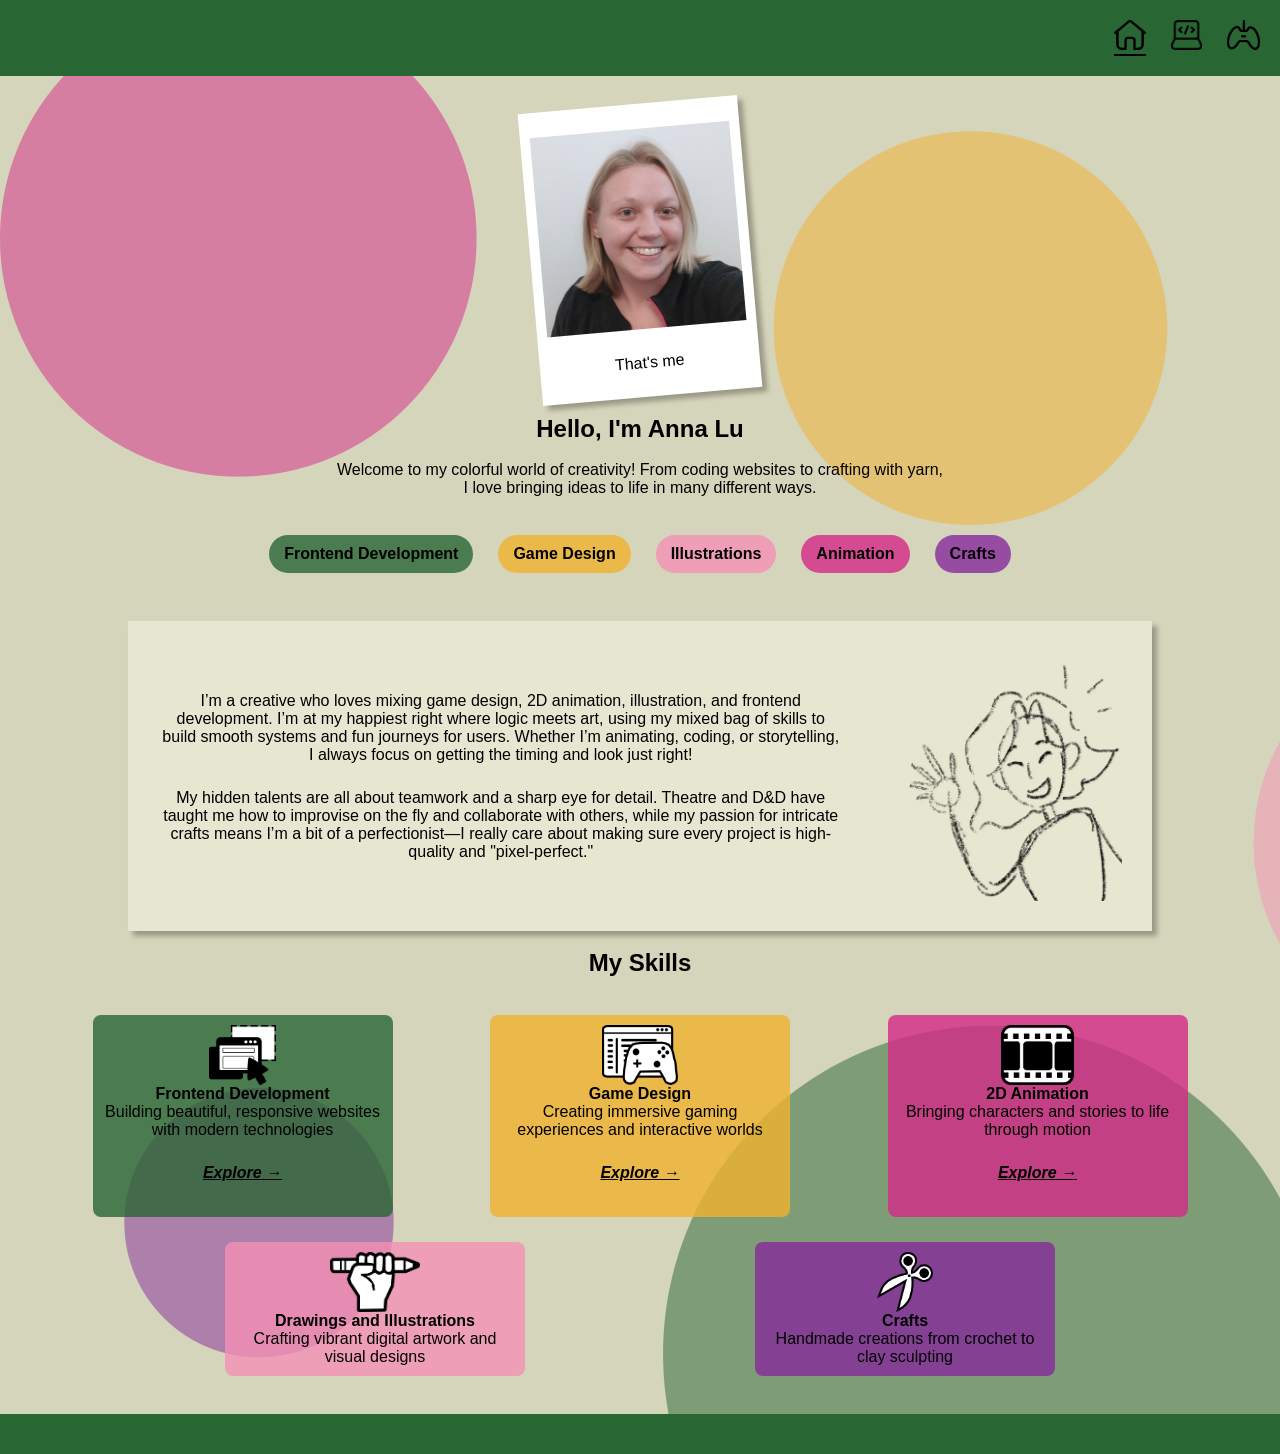
<file: index.html>
<!DOCTYPE html>
<html lang="en">
<head>
    <meta charset="UTF-8">
    <meta name="viewport" content="width=device-width, initial-scale=1.0">
    <title>Portfolio - Home</title>
    <link rel="stylesheet" href="style.css">
</head>
<body>
    <header>
        <ul id="icons">
            <li class="current"><a href="./index.html"><img src="./images/icons/home.png" alt="home" title="home" height="30px" ></a></li>
            <li ><a href="./frontend.html"><img src="./images/icons/computer.png" alt="frontend" title="frontend" height="30px" ></a></li>
            <li><a href="https://ashytrashbean.itch.io"><img src="./images/icons/game.png" alt="games" title="game design" height="30px"></a></li>
            <!-- <li><a href="./art.html"><img src="./images/icons/draw.png" alt="art" title="art" height="30px"></a></li>
            <li><a href="./animation.html"><img src="./images/icons/anim.png" alt="animation" title="animation" height="30px"></a></li>
            <li><a href="./crafts.html"><img src="./images/icons/craft.png" alt="crafts" title="crafts" height="30px"></a></li>
            <li><a href="./contact.html"><img src="./images/icons/contact.png" alt="contact" title="contact" height="30px"></a></li> -->
        </ul>
    </header>
    <main>
        <br>
        <section  id="profile">
            <img src="./images/IMG_20251028_203916.jpg" alt="" height="200px">
            <p>That's me</p>
        </section>
        <br>
        <h2>Hello, I'm Anna Lu</h2>
        <br>
        <p>Welcome to my colorful world of creativity! From coding websites to crafting with yarn,<br> I love bringing ideas to life in many different ways.</p>
        <br>
        <section>
            <span class="frontend">Frontend Development</span>
            <span class="games">Game Design</span> 
            <span class="art">Illustrations</span>
            <span class="anim">Animation</span>
            <span class="craft">Crafts</span>
        </section>
        <br>
    </main>
    <section id="about">
            <section>
                <p>I’m a creative  who loves mixing game design, 2D animation, illustration, and frontend development. I’m at my happiest right where logic meets art, using my mixed bag of skills to build smooth systems and fun journeys for users. Whether I’m animating, coding, or storytelling, I always focus on getting the timing and look just right!</p>

                <p>My hidden talents are all about teamwork and a sharp eye for detail. Theatre and D&D have taught me how to improvise on the fly and collaborate with others, while my passion for intricate crafts means I’m a bit of a perfectionist—I really care about making sure every project is high-quality and "pixel-perfect."</p>
            </section>
            
            <section><img src="./images/portfolio_hello.png" alt="" height="250px"></section>
            
    </section>
    <br>
    <h2>My Skills</h2>
    <br>
    <section id="skills">
            <article class="frontend">
            <img src="./images/web.png" alt="" height="60px">
            <h4>Frontend Development</h4>
            <p>Building beautiful, responsive websites with modern technologies</p>
            <a href="./frontend.html" class="links" >Explore &#8594;</a>
        </article>

        <article class="games">
            <img src="./images/game.png" alt="" height="60px">
            <h4>Game Design</h4>
            <p>Creating immersive gaming experiences and interactive worlds</p>
            <a class="links" href="https://ashytrashbean.itch.io">Explore &#8594;</a>
        </article>

        <article class="anim">
            <img src="./images/anim.png" alt="" height="60px">
            <h4>2D Animation</h4>
            <p>Bringing characters and stories to life through motion</p>
            <a class="links" href="./animation.html">Explore &#8594;</a>
        </article>
        
        <article class="art">
            <img src="./images/art.png" alt="" height="60px">
            <h4>Drawings and Illustrations</h4>
            <p>Crafting vibrant digital artwork and visual designs</p>
            <!-- <a class="links" >Explore &#8594;</a> -->
        </article>

        <article class="craft">
            <img src="./images/craft.png" alt="" height="60px">
            <h4>Crafts</h4>
            <p>Handmade creations from crochet to clay sculpting</p>
            <!-- <a class="links"> Explore &#8594;</a> -->
        </article>
    </section>
        <br>

    <footer>

    </footer>
</body>
</html>
</file>
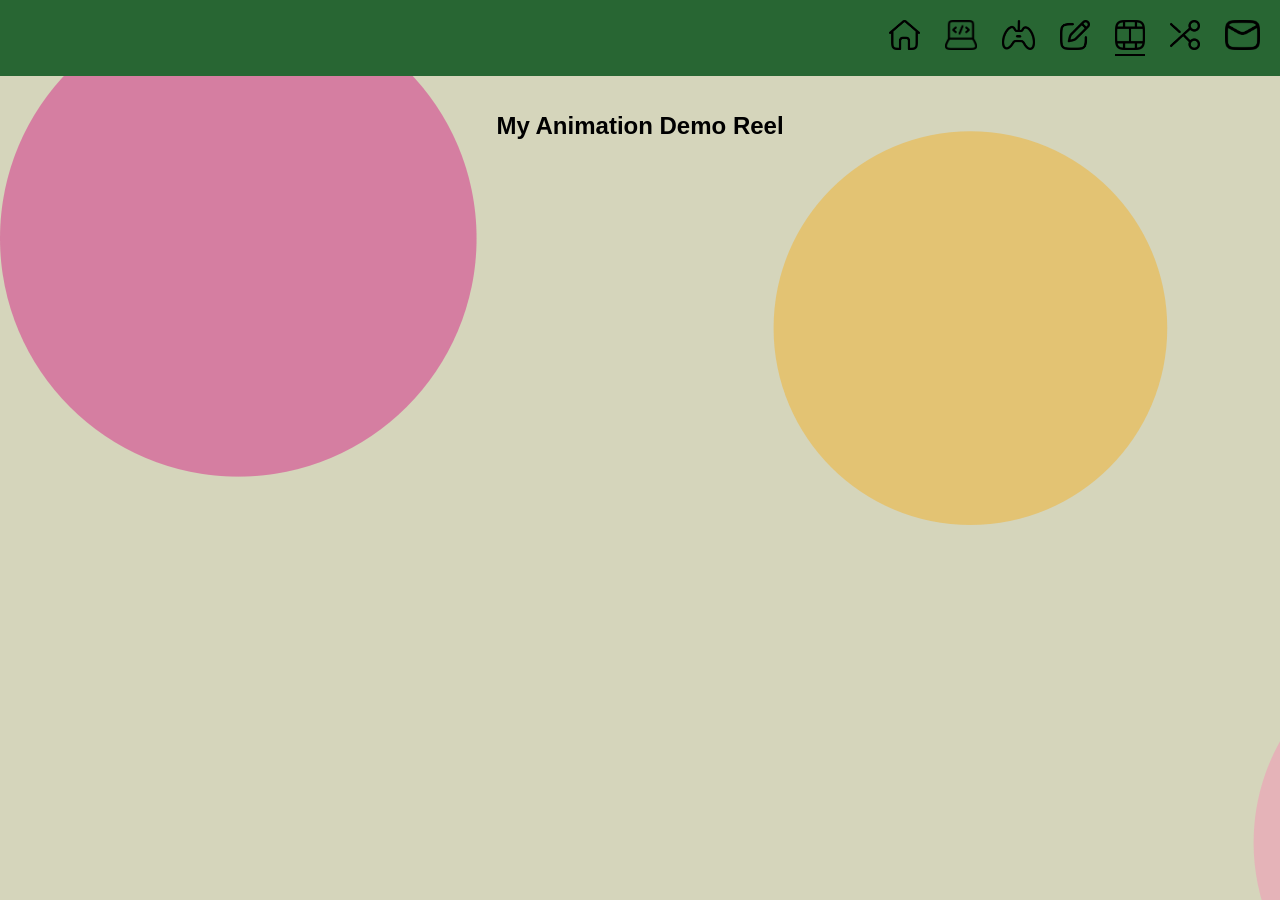
<file: animation.html>
<!DOCTYPE html>
<html lang="en">
<head>
    <meta charset="UTF-8">
    <meta name="viewport" content="width=device-width, initial-scale=1.0">
    <title>Animation</title>
    <link rel="stylesheet" href="style.css">
</head>
<body>
    <header>
        <ul id="icons">
            <li><a href="./index.html"><img src="./images/icons/home.png" alt="home" title="home" height="30px" ></a></li>
            <li ><a href="./frontend.html"><img src="./images/icons/computer.png" alt="frontend" title="frontend" height="30px" ></a></li>
            <li><a href="https://ashytrashbean.itch.io"><img src="./images/icons/game.png" alt="games" title="game design" height="30px"></a></li>
            <li><a href="./art.html"><img src="./images/icons/draw.png" alt="art" title="art" height="30px"></a></li>
            <li class="current"><a href="./animation.html"><img src="./images/icons/anim.png" alt="animation" title="animation" height="30px"></a></li>
            <li><a href="./crafts.html"><img src="./images/icons/craft.png" alt="crafts" title="crafts" height="30px"></a></li>
            <li><a href="./contact.html"><img src="./images/icons/contact.png" alt="contact" title="contact" height="30px"></a></li>
        </ul>
    </header>
    <br><br>
    <h2>My Animation Demo Reel</h2>
    <iframe width="750" height="574" src="https://www.youtube.com/embed/ttWsnAVm_0E" title="Ashy&#39;s Animation Demo Reel" frameborder="0" allow="accelerometer; autoplay; clipboard-write; encrypted-media; gyroscope; picture-in-picture; web-share" referrerpolicy="strict-origin-when-cross-origin" allowfullscreen></iframe>
</body>
</html>
</file>
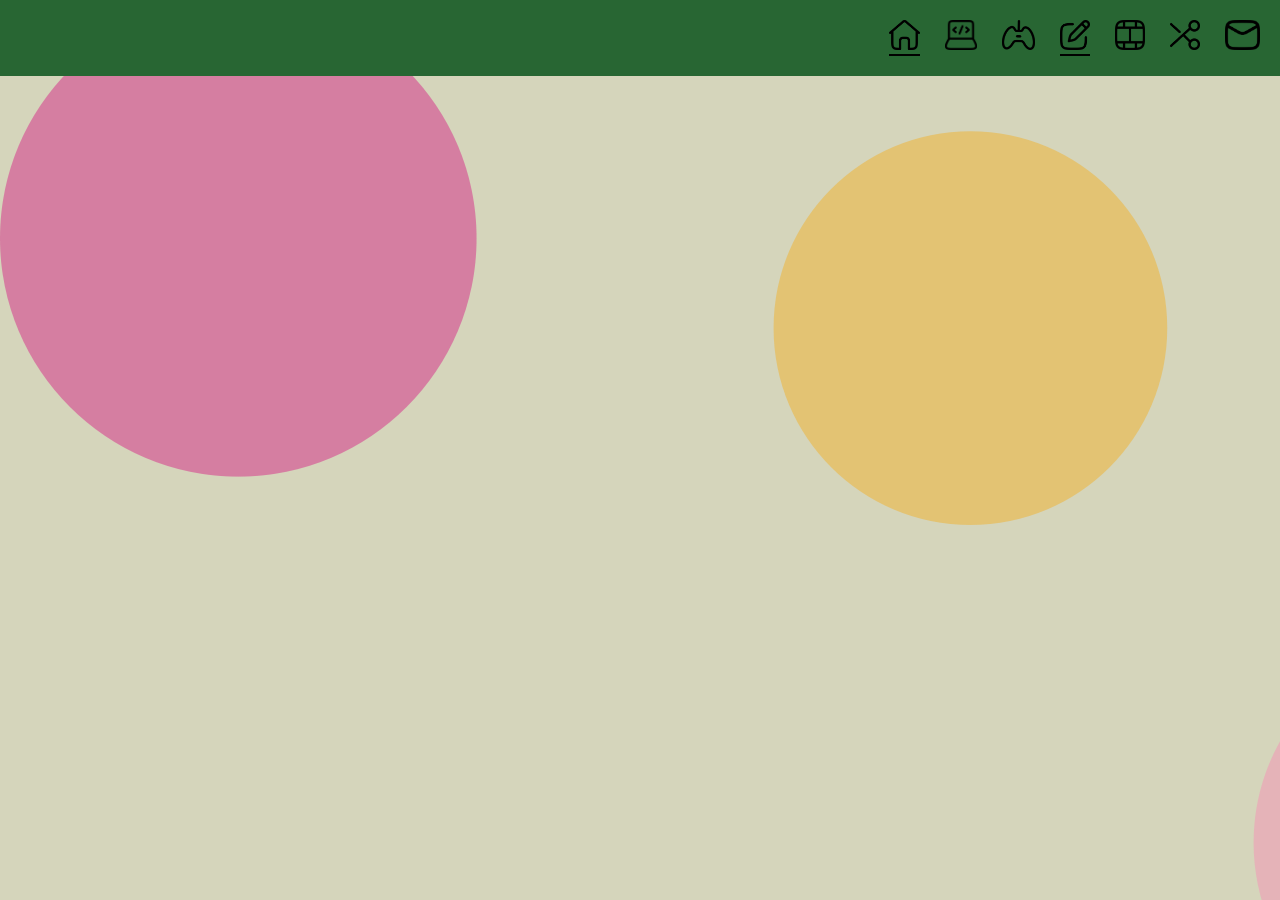
<file: art.html>
<!DOCTYPE html>
<html lang="en">
<head>
    <meta charset="UTF-8">
    <meta name="viewport" content="width=device-width, initial-scale=1.0">
    <title>ART</title>
    <link rel="stylesheet" href="style.css">
</head>
<body>
    <header>
        <ul id="icons">
            <li class="current"><a href="./index.html"><img src="./images/icons/home.png" alt="home" title="home" height="30px" ></a></li>
            <li ><a href="./frontend.html"><img src="./images/icons/computer.png" alt="frontend" title="frontend" height="30px" ></a></li>
            <li><a href="https://ashytrashbean.itch.io"><img src="./images/icons/game.png" alt="games" title="game design" height="30px"></a></li>
            <li class="current"><a href="./art.html"><img src="./images/icons/draw.png" alt="art" title="art" height="30px"></a></li>
            <li><a href="./animation.html"><img src="./images/icons/anim.png" alt="animation" title="animation" height="30px"></a></li>
            <li><a href="./crafts.html"><img src="./images/icons/craft.png" alt="crafts" title="crafts" height="30px"></a></li>
            <li><a href="./contact.html"><img src="./images/icons/contact.png" alt="contact" title="contact" height="30px"></a></li>
        </ul>
    </header>
</body>
</html>
</file>
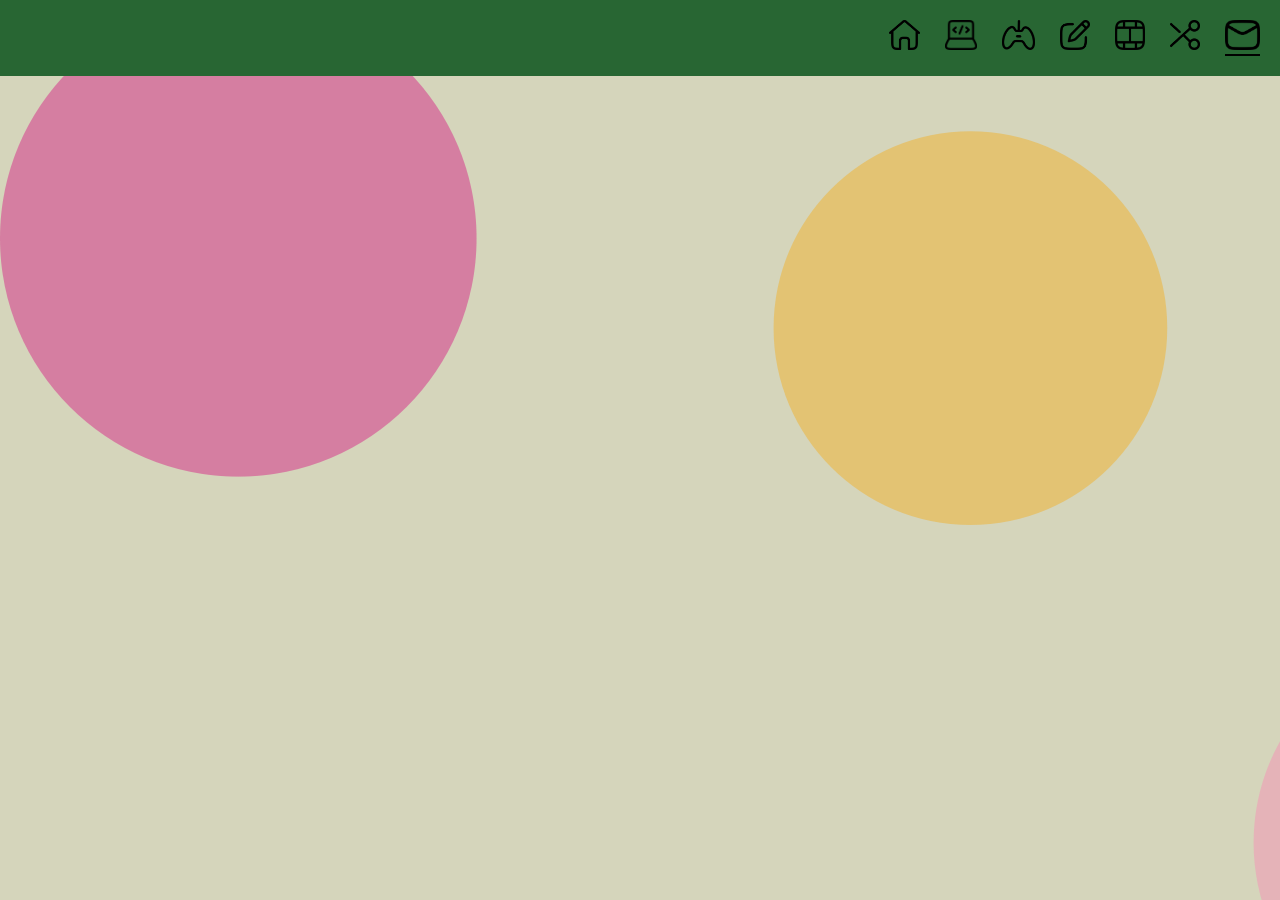
<file: contact.html>
<!DOCTYPE html>
<html lang="en">
<head>
    <meta charset="UTF-8">
    <meta name="viewport" content="width=device-width, initial-scale=1.0">
    <title>Contact</title>
    <link rel="stylesheet" href="style.css">
</head>
<body>
    <header>
        <ul id="icons">
            <li ><a href="./index.html"><img src="./images/icons/home.png" alt="home" title="home" height="30px" ></a></li>
            <li ><a href="./frontend.html"><img src="./images/icons/computer.png" alt="frontend" title="frontend" height="30px" ></a></li>
            <li><a href="https://ashytrashbean.itch.io"><img src="./images/icons/game.png" alt="games" title="game design" height="30px"></a></li>
            <li ><a href="./art.html"><img src="./images/icons/draw.png" alt="art" title="art" height="30px"></a></li>
            <li><a href="./animation.html"><img src="./images/icons/anim.png" alt="animation" title="animation" height="30px"></a></li>
            <li><a href="./crafts.html"><img src="./images/icons/craft.png" alt="crafts" title="crafts" height="30px"></a></li>
            <li class="current"><a href="./contact.html"><img src="./images/icons/contact.png" alt="contact" title="contact" height="30px"></a></li>
        </ul>
    </header>
</body>
</html>
</file>
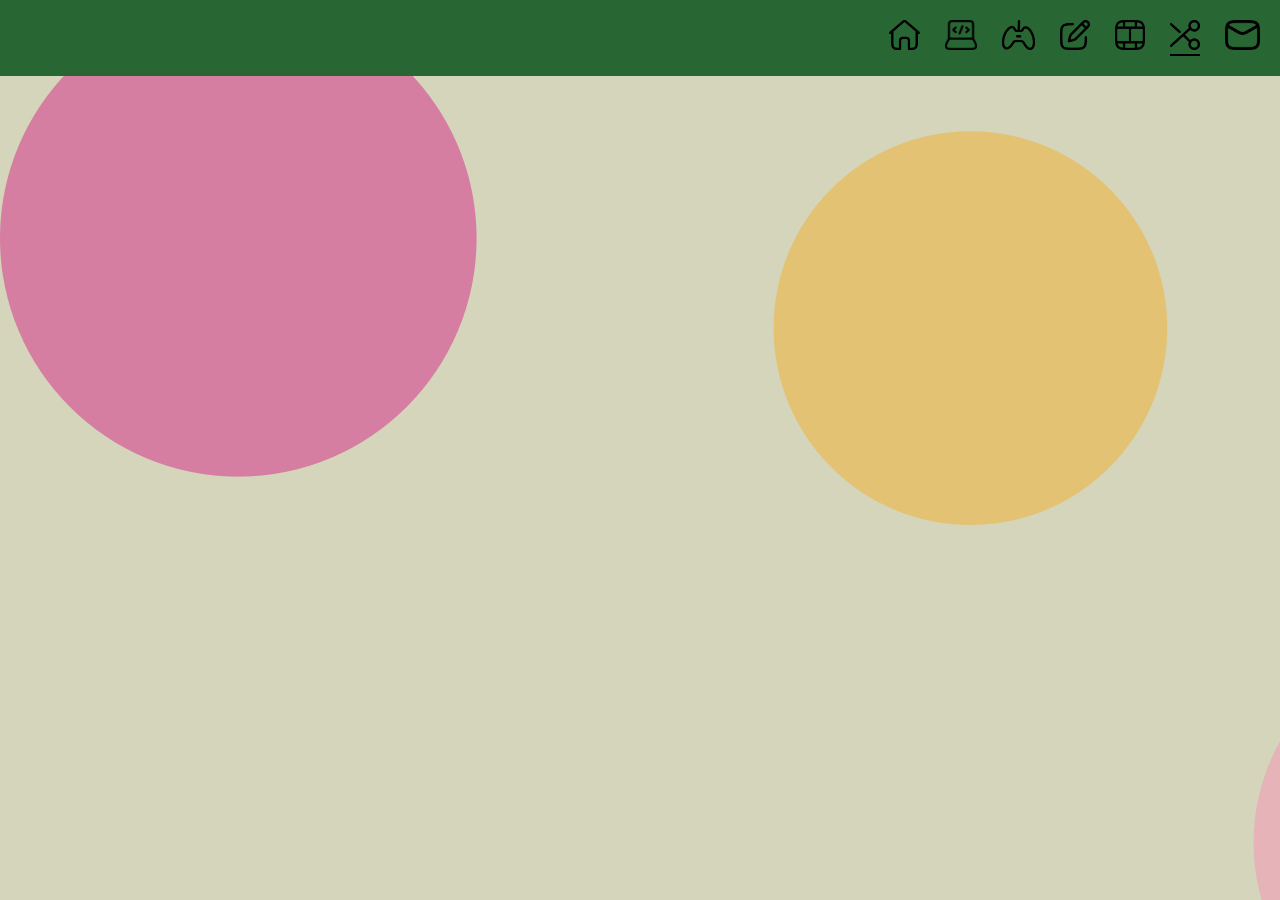
<file: crafts.html>
<!DOCTYPE html>
<html lang="en">
<head>
    <meta charset="UTF-8">
    <meta name="viewport" content="width=device-width, initial-scale=1.0">
    <title>Crafts</title>
    <link rel="stylesheet" href="style.css">
</head>
<body>
    <header>
        <ul id="icons">
            <li ><a href="./index.html"><img src="./images/icons/home.png" alt="home" title="home" height="30px" ></a></li>
            <li ><a href="./frontend.html"><img src="./images/icons/computer.png" alt="frontend" title="frontend" height="30px" ></a></li>
            <li><a href="https://ashytrashbean.itch.io"><img src="./images/icons/game.png" alt="games" title="game design" height="30px"></a></li>
            <li><a href="./art.html"><img src="./images/icons/draw.png" alt="art" title="art" height="30px"></a></li>
            <li><a href="./animation.html"><img src="./images/icons/anim.png" alt="animation" title="animation" height="30px"></a></li>
            <li class="current"><a href="./crafts.html"><img src="./images/icons/craft.png" alt="crafts" title="crafts" height="30px"></a></li>
            <li><a href="./contact.html"><img src="./images/icons/contact.png" alt="contact" title="contact" height="30px"></a></li>
        </ul>
    </header>
</body>
</html>
</file>
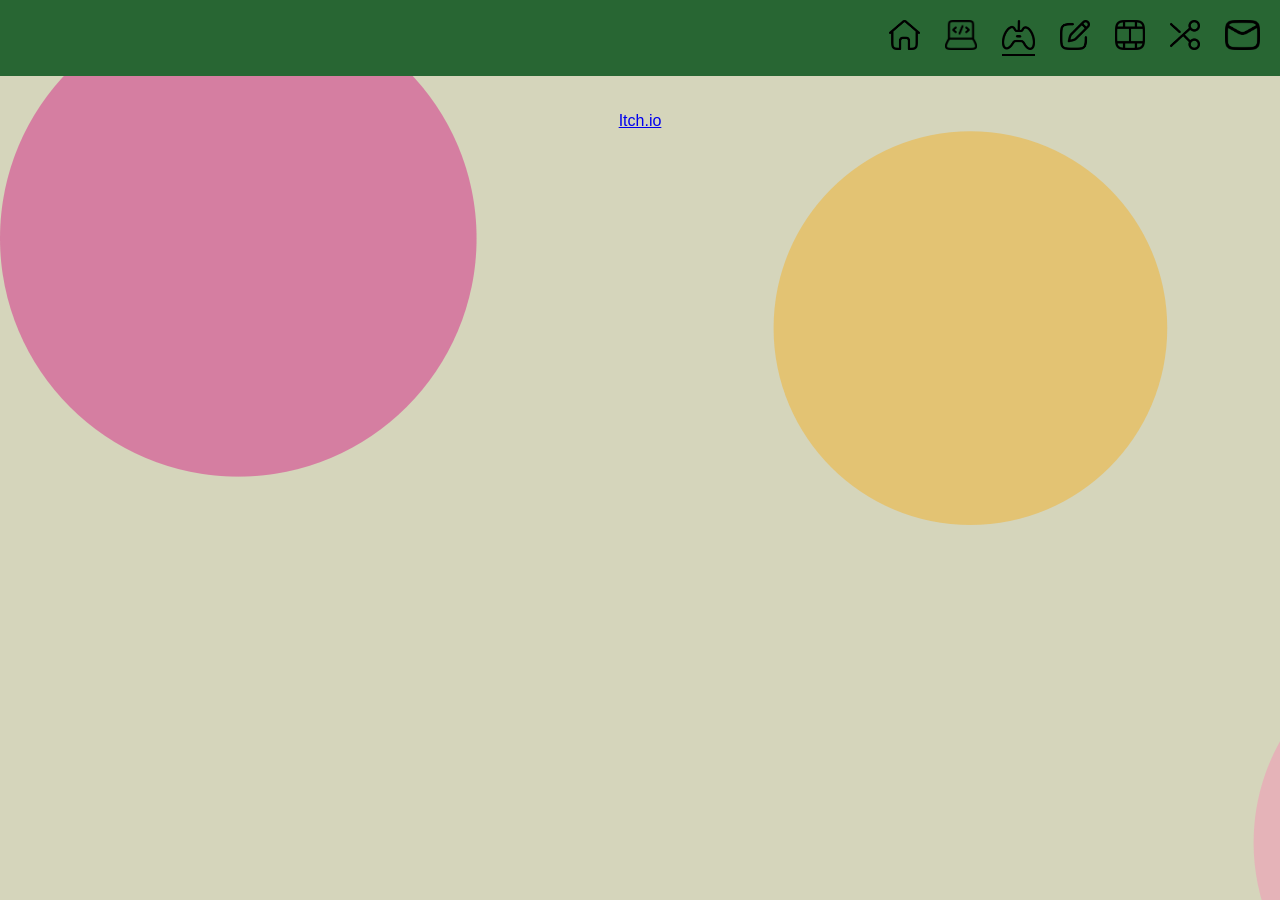
<file: game.html>
<!DOCTYPE html>
<html lang="en">
<head>
    <meta charset="UTF-8">
    <meta name="viewport" content="width=device-width, initial-scale=1.0">
    <title>Game Design</title>
    <link rel="stylesheet" href="style.css">
</head>
<body>
    <header>
        <ul id="icons">
            <li><a href="./index.html"><img src="./images/icons/home.png" alt="home" title="home" height="30px" ></a></li>
            <li ><a href="./frontend.html"><img src="./images/icons/computer.png" alt="frontend" title="frontend" height="30px" ></a></li>
            <li class="current"><a href="./game.html"><img src="./images/icons/game.png" alt="games" title="game design" height="30px"></a></li>
            <li><a href="./art.html"><img src="./images/icons/draw.png" alt="art" title="art" height="30px"></a></li>
            <li><a href="./animation.html"><img src="./images/icons/anim.png" alt="animation" title="animation" height="30px"></a></li>
            <li><a href="./crafts.html"><img src="./images/icons/craft.png" alt="crafts" title="crafts" height="30px"></a></li>
            <li><a href="./contact.html"><img src="./images/icons/contact.png" alt="contact" title="contact" height="30px"></a></li>
        </ul>
    </header>
    <br><br>
    <a href="https://ashytrashbean.itch.io">Itch.io</a>
</body>
</html>
</file>
<file: style.css>
*{
    box-sizing: border-box;
    margin: 0;
    padding: 0;
    font-family: sans-serif;
}

header{
    width: 100%;
    padding: 20px;
    background-color: #286633;
    position: sticky;
    top: 0;
    z-index: 10;
}
#icons{
    list-style-type: none;
    display: flex;
    gap: 25px;
    justify-content: end;
    cursor: pointer;
}

li:hover{
    background-color: rgba(255, 255, 0, 0.444);
    border-radius: 8px;
    padding: 1px;
}

.current{
    border-bottom: 2px solid black;
}

#profile{
    transform: rotate(-5deg);
    background-color: white;
    padding: 25px 10px;
    flex-direction: column;
    z-index: 1;
    box-shadow: 5px 5px 5px rgba(0, 0, 0, 0.288);
}

body{
    text-align: center;
    display: flex;
    flex-direction: column;
    justify-content: center;
    align-items: center;
    background-color: #d5d5bb;
    /* background-color: #3a3a37; */
    background-image: url(./images/Background.png);
}

main{
    text-align: center;
    display: flex;
    flex-direction: column;
    justify-content: center;
    align-items: center;
    padding: 10px;
}

span{ 
    padding: 10px 15px;
    border-radius: 20px;
    font-weight: bold;
}

section{
    padding: 20px;
    display: flex;
    flex-wrap: wrap;
    justify-content: space-evenly;
    gap: 25px;
}

#about{
    display: flex;
    flex-wrap: nowrap;
    align-items: center;
    background-color: #e7e7d1;
    box-shadow: 5px 5px 5px rgba(0, 0, 0, 0.288);
    margin: 0 10%;
    padding: 10px;
}

article{
    display: flex;
    padding: 10px;
    flex-direction: column;
    justify-content: center;
    align-items: center;
    flex-wrap: wrap;
    border-radius: 8px;
    width: 300px;
    text-align: center;
}

.projects{
    width: 420px;
    margin: 15px;
    padding: 10px;
    border: 1px solid black;
    background-color: white;
    gap:15px;
}

.projects p{
    /* font-style: italic; */
    font-size: smaller;
}

.projectImg{
    width: 100%;
    object-fit: cover;
    object-position: center;
}

.links{
    color: rgb(0, 0, 1);
    background: none;
    border-style: none;
    text-decoration: underline;
    font-weight: bolder;
    font-style: italic;
    padding: 10px 20px;
    margin: 15px;
    border-radius:8px;
    cursor: pointer;
}

.links:hover{
    background-color: #d5d5bb8b;
}

.frontend{ background-color: #286633ca;}
.games{background-color: #f1b22bca;}
.art{background-color: #f591b6ca;}
.anim{background-color: #D62887ca;}
.craft{background-color: #86299Cca;}

footer{
    background-color: #286633;
    height: 40px;
    width: 100%;
    display: flex;
    justify-self: end;
    align-self: flex-end;
}

.website, .howTo{
    text-decoration: none;
    color: black;
    border: 1px solid black;
    padding: 5px 10px;
    border-radius: 8px;
}

.website:hover, .howTo:hover{
    /* background-color: #17287f7d; */
    border: 3px solid black;
    font-weight: bold;
}


.flex-side{
    width: 100%;
    display: flex;
    gap: 5px;
    justify-content: space-around;
    align-items: center;
}
</file>
